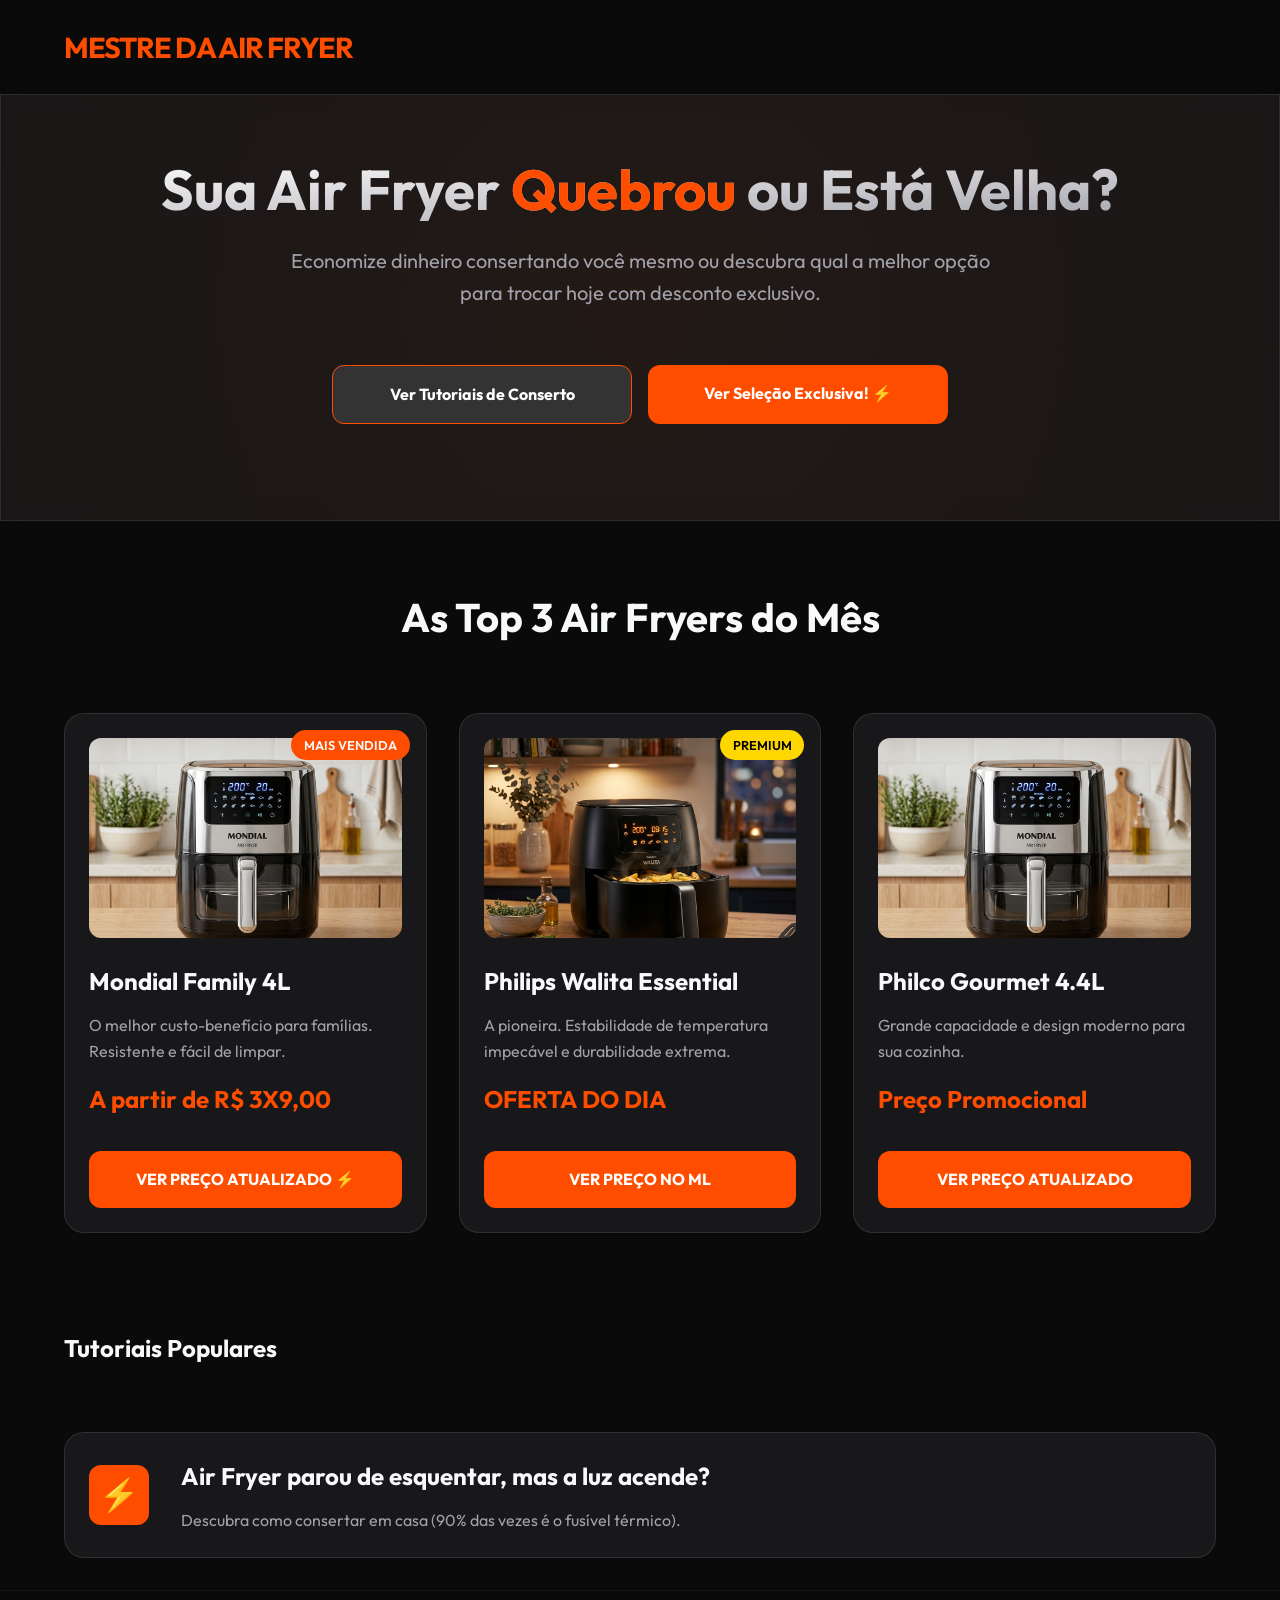
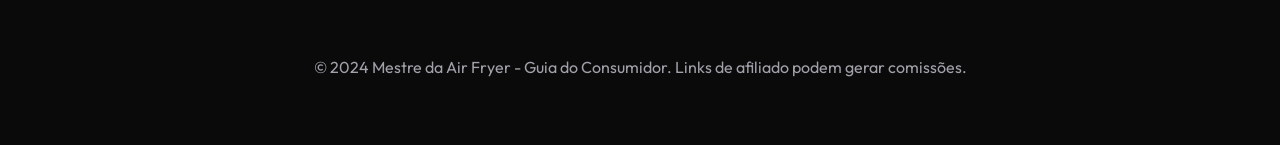
<file: index.html>
<!DOCTYPE html>
<html lang="pt-br">
<head>
    <meta charset="UTF-8">
    <meta name="viewport" content="width=device-width, initial-scale=1.0">
    <title>Mestre da Air Fryer | Conserto e Melhores Ofertas</title>
    <meta name="description" content="Sua Air Fryer parou de funcionar? Aprenda a consertar problemas comuns ou escolha a melhor Air Fryer do mercado com preços imperdíveis.">
    <link rel="stylesheet" href="css/style.css">
    <link rel="icon" type="image/png" href="img/hero.png">
</head>
<body>

    <header>
        <div class="container" style="display: flex; justify-content: space-between; align-items: center;">
            <div class="logo">Mestre da <span>Air Fryer</span></div>
            <nav style="display: none;"> <!-- Hidden for mobile performance, focus on CTA -->
                <a href="#artigos" style="color: white; text-decoration: none;">Artigos</a>
            </nav>
        </div>
    </header>

    <section class="hero glass">
        <div class="container" style="z-index: 2; position: relative;">
            <h1>Sua Air Fryer <span>Quebrou</span> ou Está Velha?</h1>
            <p>Economize dinheiro consertando você mesmo ou descubra qual a melhor opção para trocar hoje com desconto exclusivo.</p>
            <div style="display: flex; gap: 1rem; justify-content: center; flex-wrap: wrap;">
                <a href="artigo-nao-esquenta.html" class="btn-buy" style="max-width: 300px; background: #333; border: 1px solid var(--primary);">Ver Tutoriais de Conserto</a>
                <a href="https://meli.la/1ya3zms" class="btn-buy animate-pulse" style="max-width: 300px;">Ver Seleção Exclusiva! ⚡</a>
            </div>
        </div>
    </section>

    <div class="container" id="ofertas">
        <h2 style="text-align: center; margin: 4rem 0 2rem; font-size: 2.5rem;">As <span>Top 3</span> Air Fryers do Mês</h2>
        <div class="grid">
            <!-- Produto 1 -->
            <div class="card glass">
                <span class="badge">MAIS VENDIDA</span>
                <img src="img/mondial.png" alt="Air Fryer Mondial">
                <h3>Mondial Family 4L</h3>
                <p style="color: var(--text-gray); margin-bottom: 1rem;">O melhor custo-benefício para famílias. Resistente e fácil de limpar.</p>
                <div style="font-size: 1.5rem; font-weight: 700; color: var(--primary); margin-bottom: 1rem;">A partir de R$ 3X9,00</div>
                <a href="https://meli.la/1ya3zms" class="btn-buy animate-pulse">VER PREÇO ATUALIZADO ⚡</a>
            </div>

            <!-- Produto 2 -->
            <div class="card glass">
                <span class="badge" style="background: #FFD700; color: black;">PREMIUM</span>
                <img src="img/philips.png" alt="Air Fryer Philips Walita">
                <h3>Philips Walita Essential</h3>
                <p style="color: var(--text-gray); margin-bottom: 1rem;">A pioneira. Estabilidade de temperatura impecável e durabilidade extrema.</p>
                <div style="font-size: 1.5rem; font-weight: 700; color: var(--primary); margin-bottom: 1rem;">OFERTA DO DIA</div>
                <a href="https://meli.la/1ya3zms" class="btn-buy">VER PREÇO NO ML</a>
            </div>

            <!-- Produto 3 -->
            <div class="card glass">
                <img src="img/mondial.png" alt="Air Fryer Philco">
                <h3>Philco Gourmet 4.4L</h3>
                <p style="color: var(--text-gray); margin-bottom: 1rem;">Grande capacidade e design moderno para sua cozinha.</p>
                <div style="font-size: 1.5rem; font-weight: 700; color: var(--primary); margin-bottom: 1rem;">Preço Promocional</div>
                <a href="https://meli.la/1ya3zms" class="btn-buy">VER PREÇO ATUALIZADO</a>
            </div>
        </div>
    </div>

    <section class="container" id="artigos">
        <h2 style="margin: 4rem 0 2rem;">Tutoriais Populares</h2>
        <div class="grid" style="grid-template-columns: 1fr;">
            <div class="card glass" style="display: flex; gap: 2rem; align-items: center; cursor: pointer;" onclick="location.href='artigo-nao-esquenta.html'">
                <div style="padding: 1rem; background: var(--primary); border-radius: 12px; height: 60px; width: 60px; display: flex; align-items: center; justify-content: center;">
                    <span style="font-size: 2rem;">⚡</span>
                </div>
                <div>
                    <h3>Air Fryer parou de esquentar, mas a luz acende?</h3>
                    <p style="color: var(--text-gray);">Descubra como consertar em casa (90% das vezes é o fusível térmico).</p>
                </div>
            </div>
        </div>
    </section>

    <footer>
        <div class="container">
            <p>&copy; 2024 Mestre da Air Fryer - Guia do Consumidor. Links de afiliado podem gerar comissões.</p>
        </div>
    </footer>

    <!-- Floating Mobile Activation -->
    <a href="https://meli.la/1ya3zms" class="floating-cta btn-buy animate-pulse" style="text-align: center;">⚡ VER PROMOÇÃO DE HOJE</a>

</body>
</html>
</file>
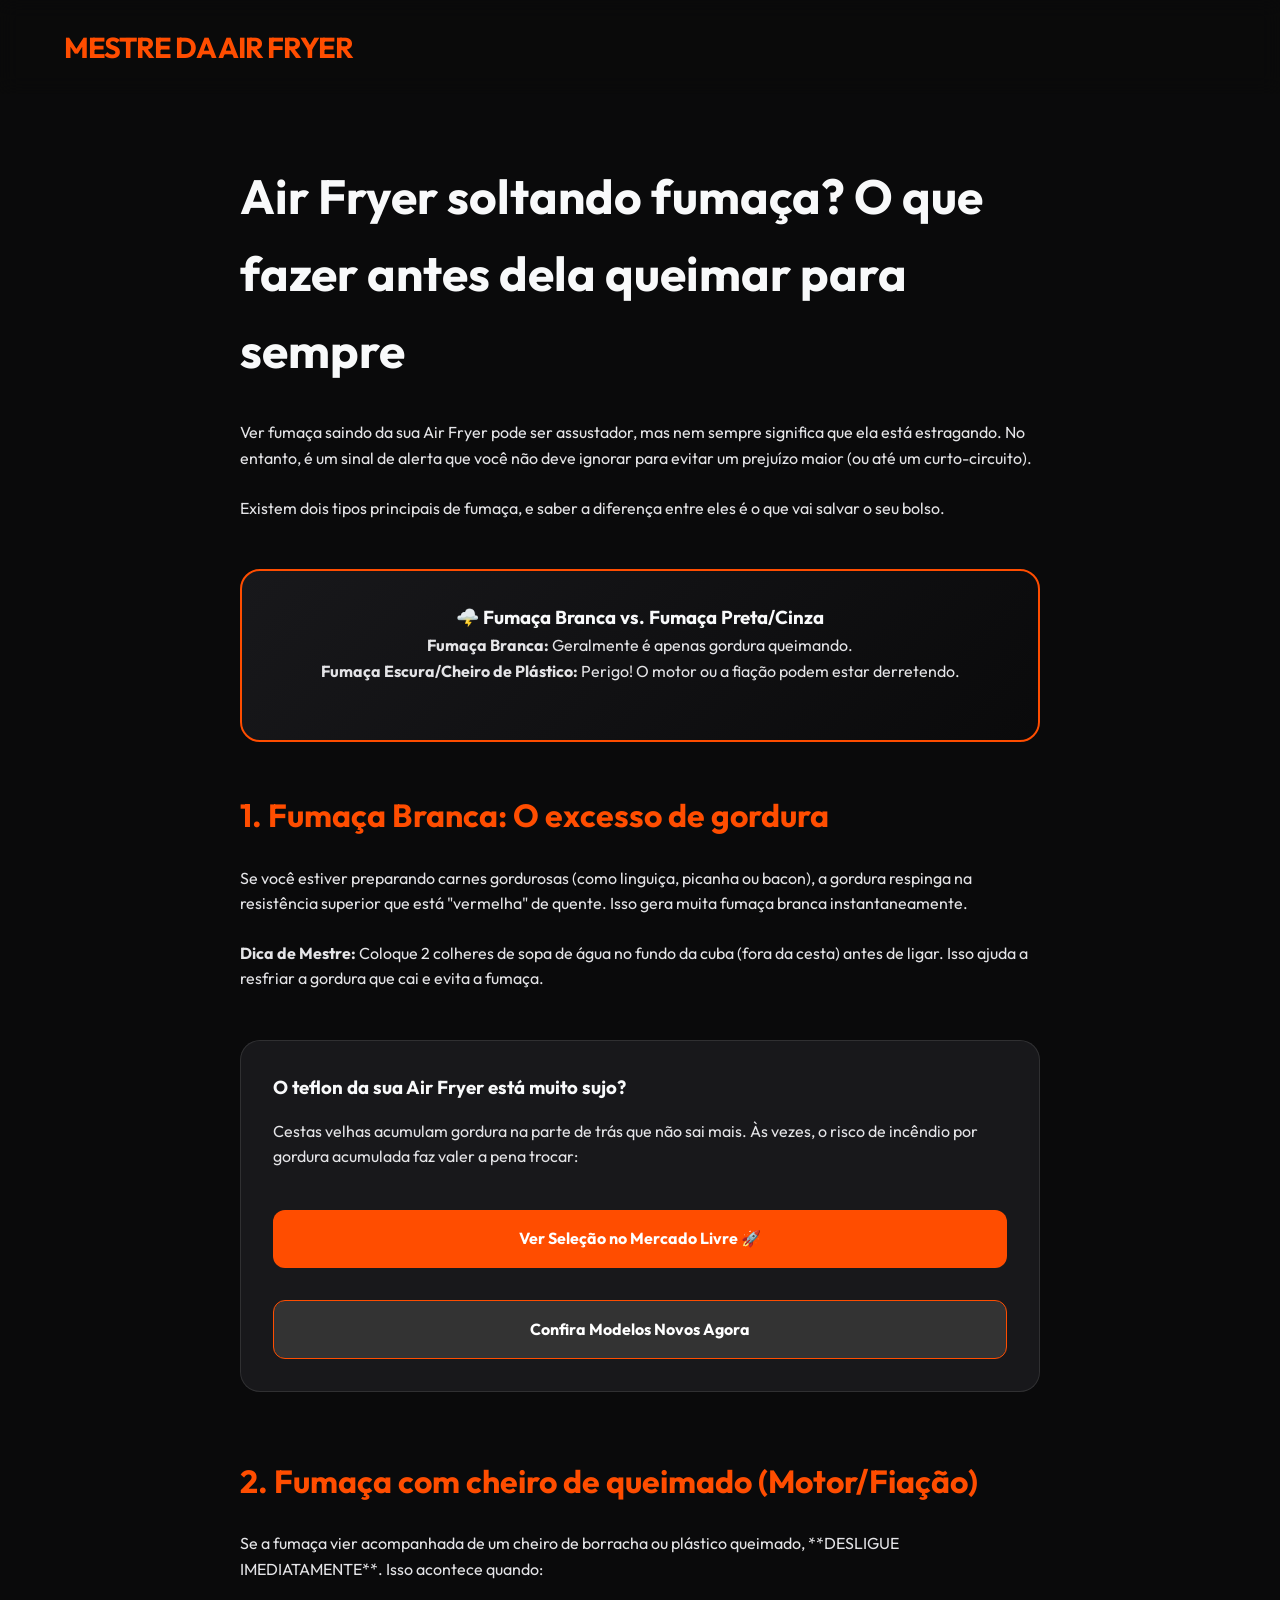
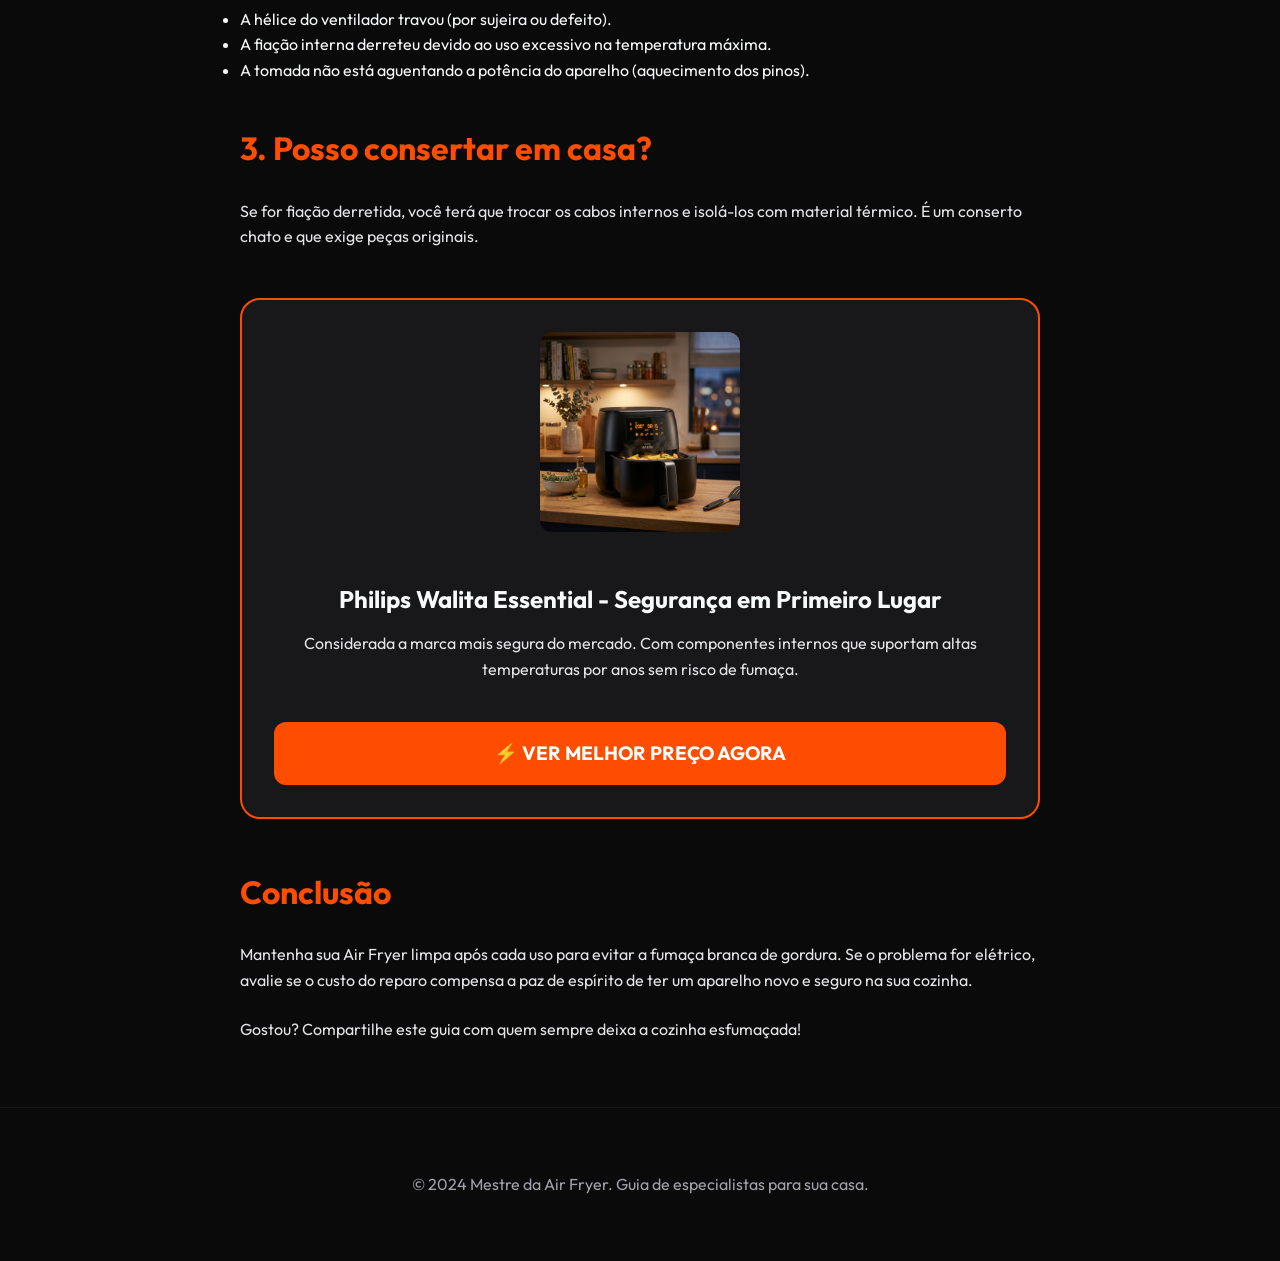
<file: artigo-fumaca.html>
<!DOCTYPE html>
<html lang="pt-br">
<head>
    <meta charset="UTF-8">
    <meta name="viewport" content="width=device-width, initial-scale=1.0">
    <title>Air Fryer soltando fumaça? [O Que Fazer Agora + 3 Dicas]</title>
    <meta name="description" content="Sua Air Fryer está saindo fumaça? Entenda a diferença entre fumaça de gordura e fumaça de circuito elétrico queimado. Saiba como resolver.">
    <link rel="stylesheet" href="css/style.css">
</head>
<body class="bg-dark">

    <header>
        <div class="container">
            <a href="index.html" class="logo" style="text-decoration: none;">Mestre da <span>Air Fryer</span></a>
        </div>
    </header>

    <main class="container article-content">
        <h1 style="font-size: 3rem; margin-bottom: 2rem;">Air Fryer soltando <span>fumaça</span>? O que fazer antes dela queimar para sempre</h1>
        
        <p>Ver fumaça saindo da sua Air Fryer pode ser assustador, mas nem sempre significa que ela está estragando. No entanto, é um sinal de alerta que você não deve ignorar para evitar um prejuízo maior (ou até um curto-circuito).</p>
        
        <p>Existem dois tipos principais de fumaça, e saber a diferença entre eles é o que vai salvar o seu bolso.</p>

        <section class="ad-box glass">
            <h3>🌩️ Fumaça Branca vs. Fumaça Preta/Cinza</h3>
            <p><strong>Fumaça Branca:</strong> Geralmente é apenas gordura queimando. <br>
            <strong>Fumaça Escura/Cheiro de Plástico:</strong> Perigo! O motor ou a fiação podem estar derretendo.</p>
        </section>

        <h2>1. Fumaça Branca: O excesso de gordura</h2>
        <p>Se você estiver preparando carnes gordurosas (como linguiça, picanha ou bacon), a gordura respinga na resistência superior que está "vermelha" de quente. Isso gera muita fumaça branca instantaneamente.</p>
        <p><strong>Dica de Mestre:</strong> Coloque 2 colheres de sopa de água no fundo da cuba (fora da cesta) antes de ligar. Isso ajuda a resfriar a gordura que cai e evita a fumaça.</p>

        <section class="comparison glass" style="margin-top: 3rem;">
            <h3 style="margin-bottom: 1rem;">O teflon da sua Air Fryer está muito sujo?</h3>
            <p>Cestas velhas acumulam gordura na parte de trás que não sai mais. Às vezes, o risco de incêndio por gordura acumulada faz valer a pena trocar:</p>
            <div style="display: flex; gap: 1rem; margin-top: 1.5rem; flex-wrap: wrap;">
                <a href="https://meli.la/1ya3zms" class="btn-buy animate-pulse" style="background: var(--primary);">Ver Seleção no Mercado Livre 🚀</a>
                <a href="https://meli.la/1ya3zms" class="btn-buy" style="background: #333; border: 1px solid var(--primary);">Confira Modelos Novos Agora</a>
            </div>
        </section>

        <h2>2. Fumaça com cheiro de queimado (Motor/Fiação)</h2>
        <p>Se a fumaça vier acompanhada de um cheiro de borracha ou plástico queimado, **DESLIGUE IMEDIATAMENTE**. Isso acontece quando:</p>
        <ul>
            <li>A hélice do ventilador travou (por sujeira ou defeito).</li>
            <li>A fiação interna derreteu devido ao uso excessivo na temperatura máxima.</li>
            <li>A tomada não está aguentando a potência do aparelho (aquecimento dos pinos).</li>
        </ul>

        <h2>3. Posso consertar em casa?</h2>
        <p>Se for fiação derretida, você terá que trocar os cabos internos e isolá-los com material térmico. É um conserto chato e que exige peças originais.</p>
        
        <div class="card glass" style="border: 2px solid var(--primary); padding: 2rem; margin: 3rem 0;">
            <div style="display: flex; gap: 2rem; align-items: center; flex-direction: column; text-align: center;">
                <img src="img/philips.png" alt="Philips Walita Air Fryer" style="max-width: 200px;">
                <div>
                    <h3>Philips Walita Essential - Segurança em Primeiro Lugar</h3>
                    <p>Considerada a marca mais segura do mercado. Com componentes internos que suportam altas temperaturas por anos sem risco de fumaça.</p>
                    <a href="https://meli.la/1ya3zms" class="btn-buy" style="font-size: 1.2rem;">⚡ VER MELHOR PREÇO AGORA</a>
                </div>
            </div>
        </div>

        <h2>Conclusão</h2>
        <p>Mantenha sua Air Fryer limpa após cada uso para evitar a fumaça branca de gordura. Se o problema for elétrico, avalie se o custo do reparo compensa a paz de espírito de ter um aparelho novo e seguro na sua cozinha.</p>
        
        <p>Gostou? Compartilhe este guia com quem sempre deixa a cozinha esfumaçada!</p>

    </main>

    <footer>
        <div class="container">
            <p>&copy; 2024 Mestre da Air Fryer. Guia de especialistas para sua casa.</p>
        </div>
    </footer>

    <!-- Floating Button for Conversion -->
    <a href="https://meli.la/1ya3zms" class="floating-cta btn-buy animate-pulse" style="text-align: center;">⚡ VER MELHOR PREÇO AGORA</a>

</body>
</html>
</file>
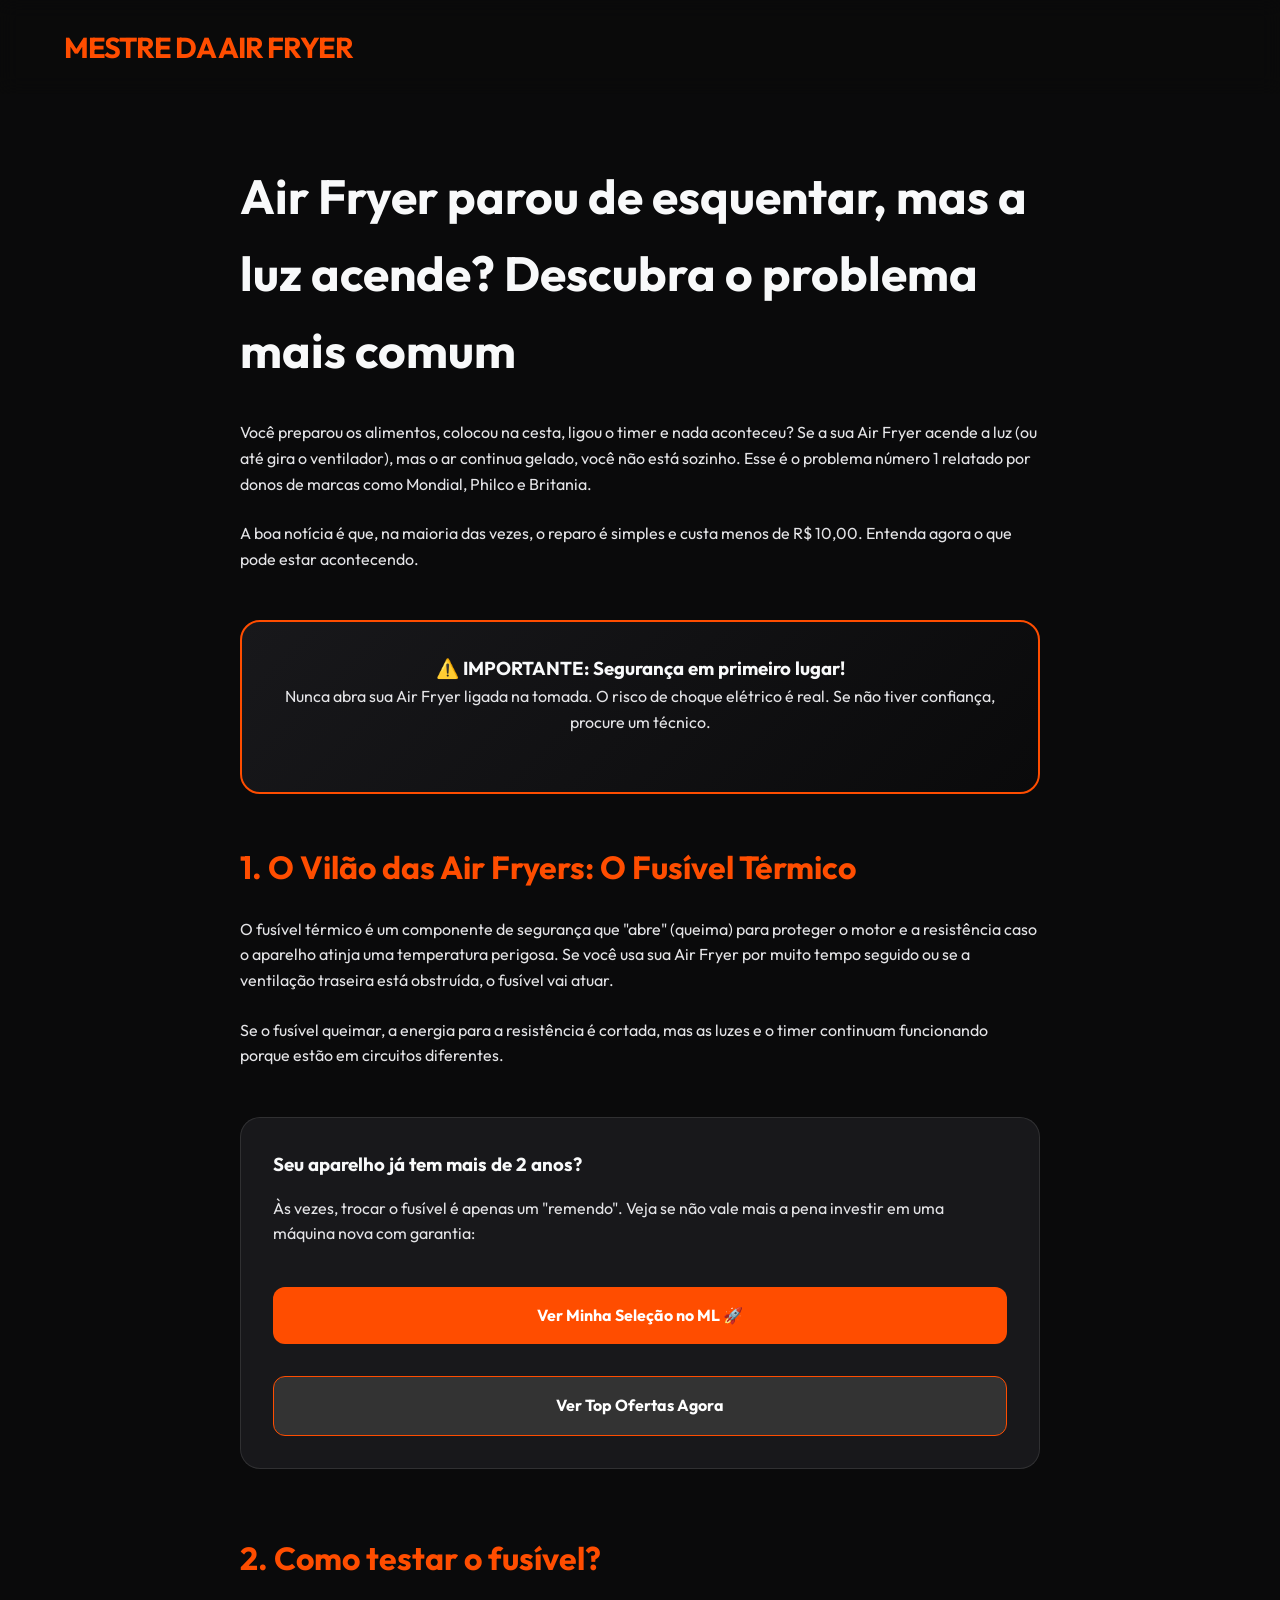
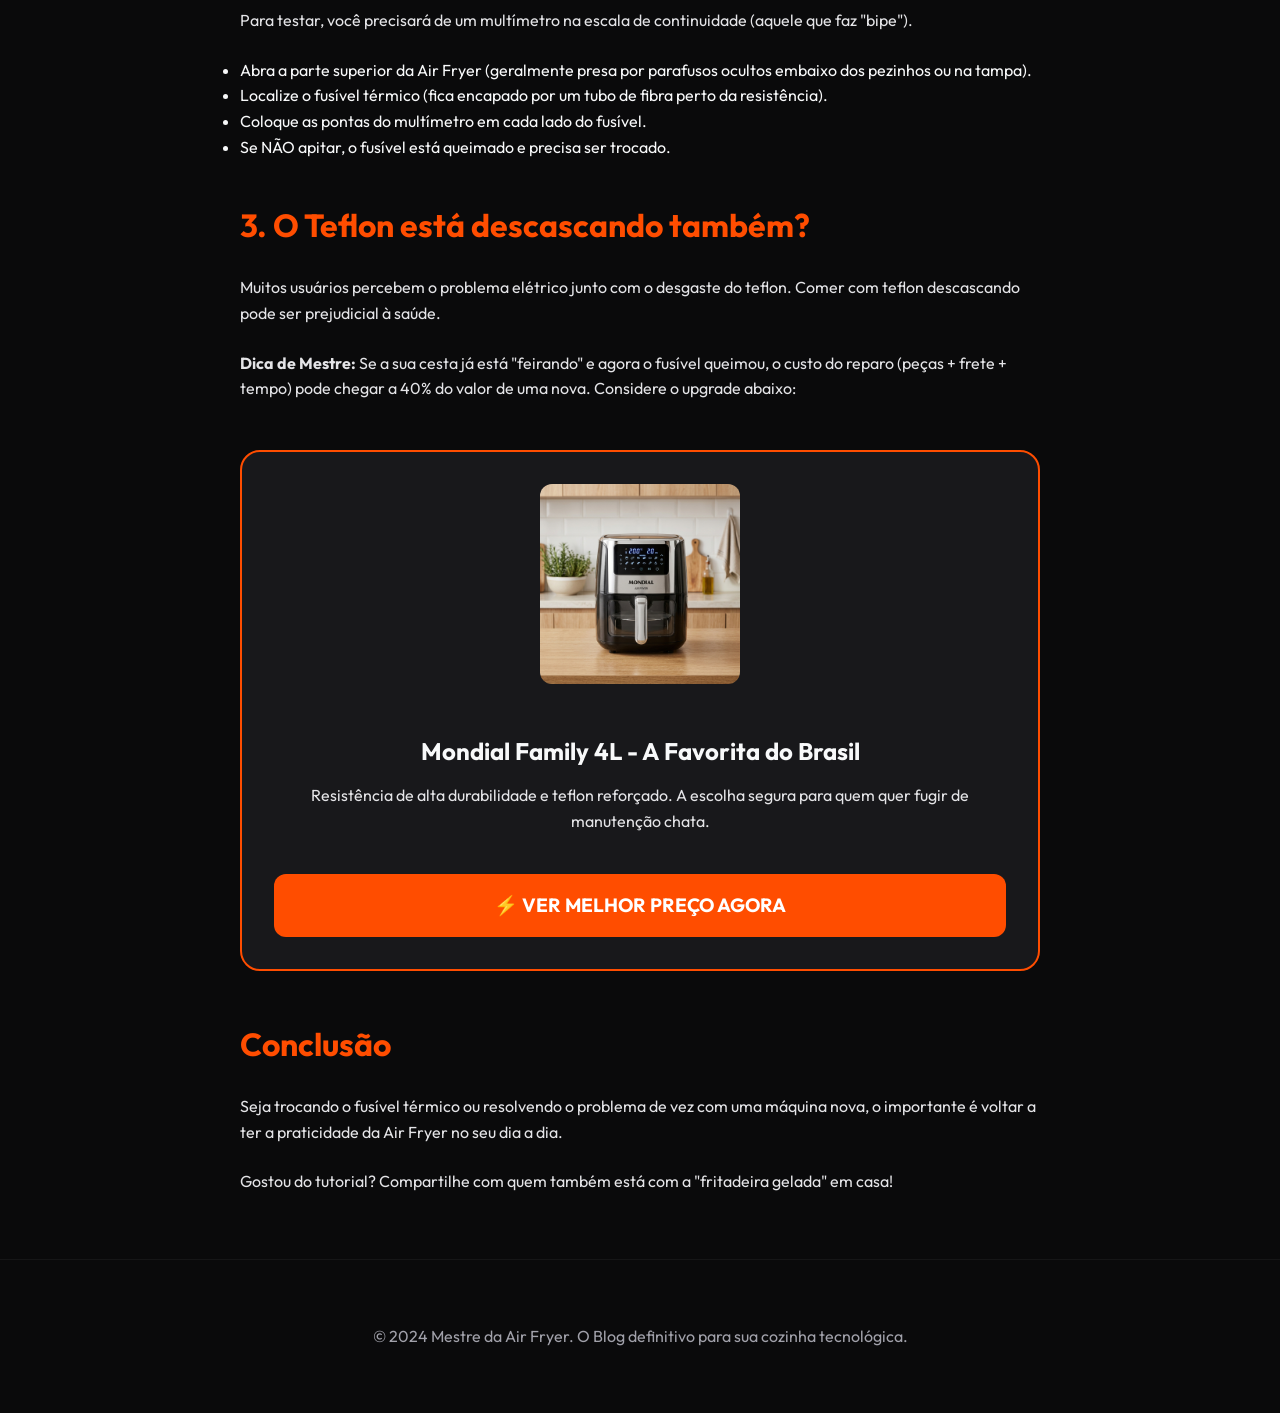
<file: artigo-nao-esquenta.html>
<!DOCTYPE html>
<html lang="pt-br">
<head>
    <meta charset="UTF-8">
    <meta name="viewport" content="width=device-width, initial-scale=1.0">
    <title>Air Fryer parou de esquentar, mas a luz acende? [RESOLVIDO]</title>
    <meta name="description" content="Sua Air Fryer (Mondial, Philco, Philips) liga a luz mas não esquenta? Aprenda a identificar o fusível térmico queimado e como trocar em casa.">
    <link rel="stylesheet" href="css/style.css">
</head>
<body class="bg-dark">

    <header>
        <div class="container">
            <a href="index.html" class="logo" style="text-decoration: none;">Mestre da <span>Air Fryer</span></a>
        </div>
    </header>

    <main class="container article-content">
        <h1 style="font-size: 3rem; margin-bottom: 2rem;">Air Fryer parou de <span>esquentar</span>, mas a luz acende? Descubra o problema mais comum</h1>
        
        <p>Você preparou os alimentos, colocou na cesta, ligou o timer e nada aconteceu? Se a sua Air Fryer acende a luz (ou até gira o ventilador), mas o ar continua gelado, você não está sozinho. Esse é o problema número 1 relatado por donos de marcas como Mondial, Philco e Britania.</p>
        
        <p>A boa notícia é que, na maioria das vezes, o reparo é simples e custa menos de R$ 10,00. Entenda agora o que pode estar acontecendo.</p>

        <section class="ad-box glass">
            <h3>⚠️ IMPORTANTE: Segurança em primeiro lugar!</h3>
            <p>Nunca abra sua Air Fryer ligada na tomada. O risco de choque elétrico é real. Se não tiver confiança, procure um técnico.</p>
        </section>

        <h2>1. O Vilão das Air Fryers: O Fusível Térmico</h2>
        <p>O fusível térmico é um componente de segurança que "abre" (queima) para proteger o motor e a resistência caso o aparelho atinja uma temperatura perigosa. Se você usa sua Air Fryer por muito tempo seguido ou se a ventilação traseira está obstruída, o fusível vai atuar.</p>
        
        <p>Se o fusível queimar, a energia para a resistência é cortada, mas as luzes e o timer continuam funcionando porque estão em circuitos diferentes.</p>

        <section class="comparison glass" style="margin-top: 3rem;">
            <h3 style="margin-bottom: 1rem;">Seu aparelho já tem mais de 2 anos?</h3>
            <p>Às vezes, trocar o fusível é apenas um "remendo". Veja se não vale mais a pena investir em uma máquina nova com garantia:</p>
            <div style="display: flex; gap: 1rem; margin-top: 1.5rem; flex-wrap: wrap;">
                <a href="https://meli.la/1ya3zms" class="btn-buy animate-pulse" style="background: var(--primary);">Ver Minha Seleção no ML 🚀</a>
                <a href="https://meli.la/1ya3zms" class="btn-buy" style="background: #333; border: 1px solid var(--primary);">Ver Top Ofertas Agora</a>
            </div>
        </section>

        <h2>2. Como testar o fusível?</h2>
        <p>Para testar, você precisará de um multímetro na escala de continuidade (aquele que faz "bipe").</p>
        <ul>
            <li>Abra a parte superior da Air Fryer (geralmente presa por parafusos ocultos embaixo dos pezinhos ou na tampa).</li>
            <li>Localize o fusível térmico (fica encapado por um tubo de fibra perto da resistência).</li>
            <li>Coloque as pontas do multímetro em cada lado do fusível.</li>
            <li>Se NÃO apitar, o fusível está queimado e precisa ser trocado.</li>
        </ul>

        <h2>3. O Teflon está descascando também?</h2>
        <p>Muitos usuários percebem o problema elétrico junto com o desgaste do teflon. Comer com teflon descascando pode ser prejudicial à saúde.</p>
        
        <p><strong>Dica de Mestre:</strong> Se a sua cesta já está "feirando" e agora o fusível queimou, o custo do reparo (peças + frete + tempo) pode chegar a 40% do valor de uma nova. Considere o upgrade abaixo:</p>

        <div class="card glass" style="border: 2px solid var(--primary); padding: 2rem; margin: 3rem 0;">
            <div style="display: flex; gap: 2rem; align-items: center; flex-direction: column; text-align: center;">
                <img src="img/mondial.png" alt="Mondial Air Fryer" style="max-width: 200px;">
                <div>
                    <h3>Mondial Family 4L - A Favorita do Brasil</h3>
                    <p>Resistência de alta durabilidade e teflon reforçado. A escolha segura para quem quer fugir de manutenção chata.</p>
                    <a href="https://meli.la/1ya3zms" class="btn-buy" style="font-size: 1.2rem;">⚡ VER MELHOR PREÇO AGORA</a>
                </div>
            </div>
        </div>

        <h2>Conclusão</h2>
        <p>Seja trocando o fusível térmico ou resolvendo o problema de vez com uma máquina nova, o importante é voltar a ter a praticidade da Air Fryer no seu dia a dia.</p>
        
        <p>Gostou do tutorial? Compartilhe com quem também está com a "fritadeira gelada" em casa!</p>

    </main>

    <footer>
        <div class="container">
            <p>&copy; 2024 Mestre da Air Fryer. O Blog definitivo para sua cozinha tecnológica.</p>
        </div>
    </footer>

    <!-- Floating Button for Conversion -->
    <a href="https://meli.la/1ya3zms" class="floating-cta btn-buy animate-pulse" style="text-align: center;">👇 VEJA MINHA LISTA RECOMENDADA</a>

</body>
</html>
</file>
<file: css/style.css>
@import url('https://fonts.googleapis.com/css2?family=Outfit:wght@300;400;600;700&display=swap');

:root {
    --bg-dark: #0A0A0B;
    --card-bg: #18181B;
    --primary: #FF4D00; /* Neon Orange */
    --secondary: #E63946; /* Vibrant Red */
    --text-white: #F8F9FA;
    --text-gray: #A1A1AA;
    --glass: rgba(255, 255, 255, 0.05);
    --transition: all 0.3s cubic-bezier(0.4, 0, 0.2, 1);
}

* {
    margin: 0;
    padding: 0;
    box-sizing: border-box;
}

body {
    background-color: var(--bg-dark);
    color: var(--text-white);
    font-family: 'Outfit', sans-serif;
    line-height: 1.6;
    overflow-x: hidden;
}

/* Glassmorphism Utility */
.glass {
    background: var(--glass);
    backdrop-filter: blur(12px);
    border: 1px solid rgba(255, 255, 255, 0.1);
}

/* Animations */
@keyframes pulse {
    0% { transform: scale(1); box-shadow: 0 0 0 0 rgba(255, 77, 0, 0.7); }
    70% { transform: scale(1.05); box-shadow: 0 0 0 15px rgba(255, 77, 0, 0); }
    100% { transform: scale(1); box-shadow: 0 0 0 0 rgba(255, 77, 0, 0); }
}

.animate-pulse {
    animation: pulse 2s infinite;
}

/* Layout */
.container {
    width: 90%;
    max-width: 1200px;
    margin: 0 auto;
}

/* Header */
header {
    padding: 1.5rem 0;
    position: sticky;
    top: 0;
    z-index: 100;
    background: rgba(10, 10, 11, 0.8);
    backdrop-filter: blur(10px);
}

.logo {
    font-size: 1.8rem;
    font-weight: 700;
    color: var(--primary);
    text-transform: uppercase;
    letter-spacing: -1px;
}

/* Hero Section */
.hero {
    padding: 4rem 0 6rem;
    text-align: center;
    position: relative;
    overflow: hidden;
}

.hero::before {
    content: '';
    position: absolute;
    top: -50%;
    left: -50%;
    width: 200%;
    height: 200%;
    background: radial-gradient(circle, rgba(255, 77, 0, 0.05) 0%, transparent 70%);
    z-index: -1;
}

.hero h1 {
    font-size: 3.5rem;
    font-weight: 700;
    line-height: 1.1;
    margin-bottom: 1.5rem;
    background: linear-gradient(to bottom right, #fff, #a1a1aa);
    -webkit-background-clip: text;
    -webkit-text-fill-color: transparent;
}

.hero h1 span {
    color: var(--primary);
    -webkit-text-fill-color: var(--primary);
}

.hero p {
    font-size: 1.25rem;
    color: var(--text-gray);
    max-width: 700px;
    margin: 0 auto 2.5rem;
}

/* Article Grid */
.grid {
    display: grid;
    grid-template-columns: repeat(auto-fit, minmax(300px, 1fr));
    gap: 2rem;
    padding: 2rem 0;
}

.card {
    background: var(--card-bg);
    border-radius: 20px;
    padding: 1.5rem;
    transition: var(--transition);
    position: relative;
    overflow: hidden;
}

.card:hover {
    transform: translateY(-10px);
    border-color: var(--primary);
    box-shadow: 0 10px 40px -10px rgba(0,0,0,0.5);
}

.card img {
    width: 100%;
    height: 200px;
    object-fit: cover;
    border-radius: 12px;
    margin-bottom: 1rem;
}

.card h3 {
    font-size: 1.5rem;
    margin-bottom: 0.8rem;
}

.card .badge {
    position: absolute;
    top: 1rem;
    right: 1rem;
    background: var(--primary);
    padding: 0.3rem 0.8rem;
    border-radius: 50px;
    font-size: 0.8rem;
    font-weight: 600;
}

/* Buy Buttons */
.btn-buy {
    background: var(--primary);
    color: white;
    text-decoration: none;
    padding: 1rem 2rem;
    border-radius: 12px;
    font-weight: 700;
    display: inline-block;
    width: 100%;
    text-align: center;
    margin-top: 1rem;
    transition: var(--transition);
}

.btn-buy:hover {
    filter: brightness(1.2);
}

/* Floating Button (Mobile Only) */
.floating-cta {
    display: none;
    position: fixed;
    bottom: 20px;
    left: 20px;
    right: 20px;
    z-index: 1000;
}

@media (max-width: 768px) {
    .floating-cta {
        display: block;
    }
    .hero h1 {
        font-size: 2.5rem;
    }
}

/* Comparison Tables */
.comparison {
    margin: 4rem 0;
    background: var(--card-bg);
    border-radius: 20px;
    padding: 2rem;
}

.comparison table {
    width: 100%;
    border-collapse: collapse;
}

.comparison th, .comparison td {
    padding: 1rem;
    text-align: left;
    border-bottom: 1px solid rgba(255,255,255,0.05);
}

.comparison th {
    color: var(--primary);
}

/* Article Styles */
.article-content {
    max-width: 800px;
    margin: 4rem auto;
}

.article-content h2 {
    color: var(--primary);
    font-size: 2rem;
    margin: 2.5rem 0 1.5rem;
}

.article-content p {
    margin-bottom: 1.5rem;
    color: #e4e4e7;
}

.ad-box {
    background: linear-gradient(135deg, #18181b 0%, #0a0a0b 100%);
    border: 2px solid var(--primary);
    padding: 2rem;
    border-radius: 20px;
    margin: 3rem 0;
    text-align: center;
}

footer {
    padding: 4rem 0;
    text-align: center;
    border-top: 1px solid rgba(255,255,255,0.05);
    color: var(--text-gray);
}
</file>
